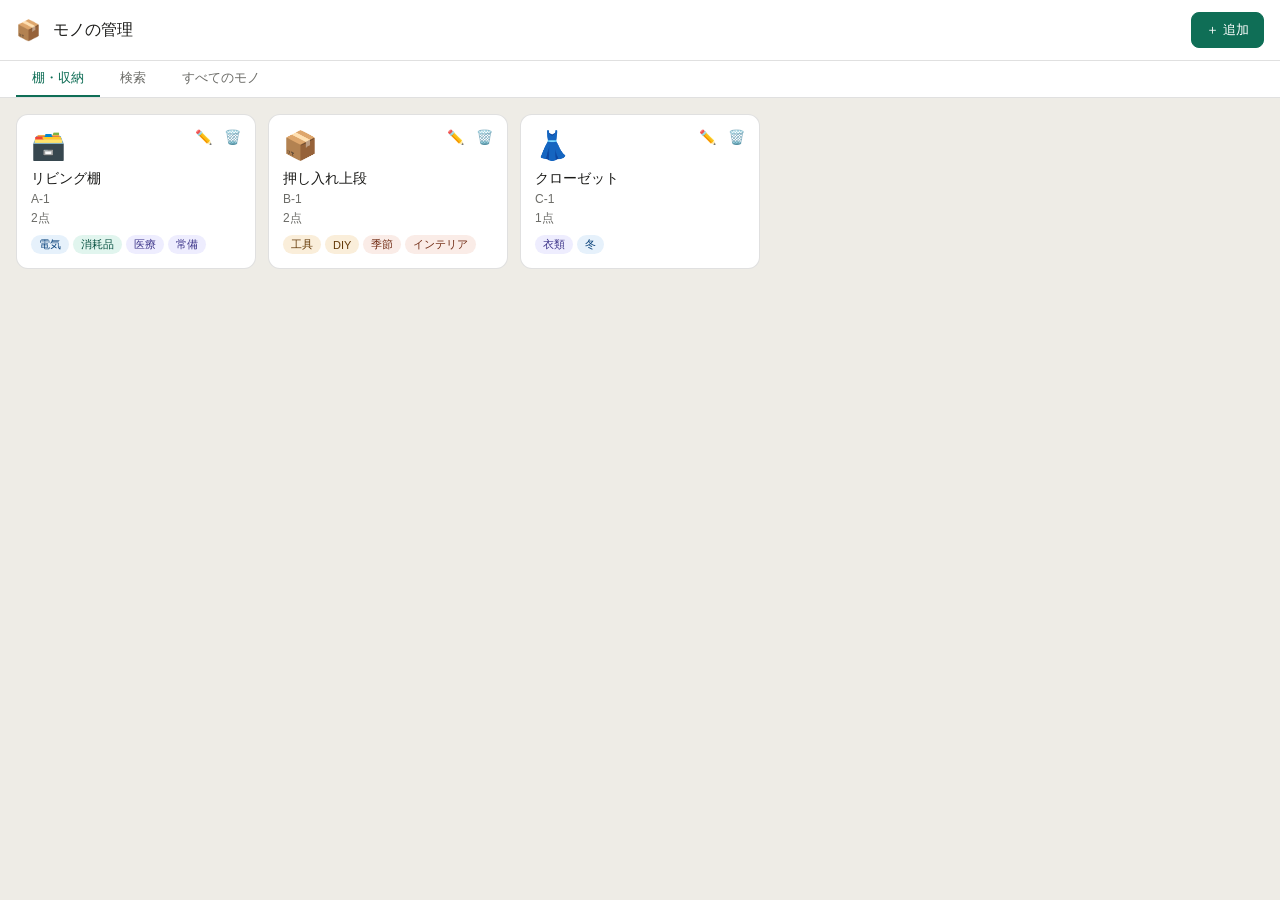
<file: templates/inventory/index.html>
<!DOCTYPE html>
<html lang="ja">
<head>
<meta charset="UTF-8" />
<meta name="viewport" content="width=device-width, initial-scale=1.0" />
<title>モノの管理</title>
<style>
* { box-sizing: border-box; margin: 0; padding: 0; }
body { font-family: sans-serif; background: #f5f5f0; }
:root {
  --c-teal-50: #E1F5EE; --c-teal-100: #9FE1CB; --c-teal-200: #5DCAA5;
  --c-teal-600: #0F6E56; --c-teal-800: #085041;
  --c-purple-50: #EEEDFE; --c-purple-600: #534AB7; --c-purple-800: #3C3489;
  --c-amber-50: #FAEEDA; --c-amber-600: #854F0B; --c-amber-800: #633806;
  --c-coral-50: #FAECE7; --c-coral-600: #993C1D; --c-coral-800: #712B13;
  --c-blue-50: #E6F1FB; --c-blue-600: #185FA5; --c-blue-800: #0C447C;
  --c-green-50: #EAF3DE; --c-green-600: #3B6D11; --c-green-800: #27500A;
  --c-gray-100: #D3D1C7; --c-gray-400: #888780;
  --color-background-primary: #ffffff;
  --color-background-secondary: #f5f5f0;
  --color-background-tertiary: #eeece6;
  --color-text-primary: #1a1a18;
  --color-text-secondary: #6b6b67;
  --color-border-tertiary: rgba(0,0,0,0.12);
  --color-border-secondary: rgba(0,0,0,0.22);
  --border-radius-md: 8px;
  --border-radius-lg: 12px;
}

#app {
  display: flex; flex-direction: column; min-height: 100vh;
  background: var(--color-background-tertiary);
}

#topbar {
  background: var(--color-background-primary);
  border-bottom: 0.5px solid var(--color-border-tertiary);
  padding: 12px 16px; display: flex; align-items: center; gap: 12px;
}
#topbar h1 { font-size: 16px; font-weight: 500; color: var(--color-text-primary); flex: 1; }
#topbar span { font-size: 20px; }

#nav { display: flex; gap: 4px; padding: 0 16px; background: var(--color-background-primary); border-bottom: 0.5px solid var(--color-border-tertiary); }
.nav-btn { padding: 8px 16px; font-size: 13px; background: none; border: none; border-bottom: 2px solid transparent; color: var(--color-text-secondary); cursor: pointer; font-family: sans-serif; transition: all 0.15s; }
.nav-btn.active { color: var(--c-teal-600); border-bottom-color: var(--c-teal-600); font-weight: 500; }
.nav-btn:hover:not(.active) { color: var(--color-text-primary); background: var(--color-background-secondary); }

#content { flex: 1; padding: 16px; overflow-y: auto; }

.view { display: none; }
.view.active { display: block; }

.search-bar { display: flex; gap: 8px; margin-bottom: 16px; }
.search-bar input { flex: 1; padding: 8px 12px; border: 0.5px solid var(--color-border-secondary); border-radius: var(--border-radius-md); font-size: 14px; background: var(--color-background-primary); color: var(--color-text-primary); font-family: sans-serif; }
.search-bar input:focus { outline: none; border-color: var(--c-teal-600); box-shadow: 0 0 0 2px rgba(15,110,86,0.1); }

.btn { padding: 8px 14px; border: 0.5px solid var(--color-border-secondary); border-radius: var(--border-radius-md); background: var(--color-background-primary); color: var(--color-text-primary); cursor: pointer; font-size: 13px; font-family: sans-serif; transition: all 0.15s; white-space: nowrap; }
.btn:hover { background: var(--color-background-secondary); }
.btn:active { transform: scale(0.98); }
.btn.primary { background: var(--c-teal-600); color: white; border-color: var(--c-teal-600); }
.btn.primary:hover { background: var(--c-teal-800); }

.grid { display: grid; grid-template-columns: repeat(auto-fill, minmax(200px, 1fr)); gap: 12px; }

.storage-card {
  background: var(--color-background-primary); border: 0.5px solid var(--color-border-tertiary);
  border-radius: var(--border-radius-lg); padding: 14px; cursor: pointer;
  transition: all 0.15s; position: relative;
}
.storage-card:hover { border-color: var(--color-border-secondary); transform: translateY(-1px); }
.storage-card .card-icon { font-size: 28px; margin-bottom: 8px; }
.storage-card .card-name { font-size: 14px; font-weight: 500; color: var(--color-text-primary); margin-bottom: 4px; }
.storage-card .card-count { font-size: 12px; color: var(--color-text-secondary); }
.storage-card .card-tags { display: flex; flex-wrap: wrap; gap: 4px; margin-top: 8px; }

.tag { display: inline-flex; align-items: center; gap: 4px; padding: 2px 8px; border-radius: 20px; font-size: 11px; font-weight: 500; }
.tag-teal  { background: var(--c-teal-50);   color: var(--c-teal-800); }
.tag-purple{ background: var(--c-purple-50);  color: var(--c-purple-800); }
.tag-amber { background: var(--c-amber-50);   color: var(--c-amber-800); }
.tag-coral { background: var(--c-coral-50);   color: var(--c-coral-800); }
.tag-blue  { background: var(--c-blue-50);    color: var(--c-blue-800); }
.tag-green { background: var(--c-green-50);   color: var(--c-green-800); }

.empty-state { text-align: center; padding: 48px 24px; color: var(--color-text-secondary); }
.empty-state .icon { font-size: 48px; margin-bottom: 12px; }
.empty-state p { font-size: 14px; }

.modal-overlay {
  display: none; position: fixed; inset: 0; background: rgba(0,0,0,0.4);
  z-index: 100; align-items: center; justify-content: center;
}
.modal-overlay.open { display: flex; }
.modal {
  background: var(--color-background-primary); border-radius: var(--border-radius-lg);
  width: 100%; max-width: 480px; max-height: 80vh; overflow-y: auto;
  border: 0.5px solid var(--color-border-tertiary); margin: 0 16px;
}
.modal-header { padding: 16px 20px; border-bottom: 0.5px solid var(--color-border-tertiary); display: flex; align-items: center; justify-content: space-between; }
.modal-header h2 { font-size: 15px; font-weight: 500; }
.modal-close { background: none; border: none; font-size: 18px; cursor: pointer; color: var(--color-text-secondary); padding: 4px; }
.modal-body { padding: 20px; }
.modal-footer { padding: 16px 20px; border-top: 0.5px solid var(--color-border-tertiary); display: flex; gap: 8px; justify-content: flex-end; }

.form-group { margin-bottom: 16px; }
.form-group label { display: block; font-size: 12px; font-weight: 500; color: var(--color-text-secondary); margin-bottom: 6px; text-transform: uppercase; letter-spacing: 0.04em; }
.form-group input, .form-group select, .form-group textarea {
  width: 100%; padding: 8px 12px; border: 0.5px solid var(--color-border-secondary);
  border-radius: var(--border-radius-md); font-size: 14px; font-family: sans-serif;
  background: var(--color-background-primary); color: var(--color-text-primary);
}
.form-group input:focus, .form-group select:focus, .form-group textarea:focus { outline: none; border-color: var(--c-teal-600); box-shadow: 0 0 0 2px rgba(15,110,86,0.1); }
.form-group textarea { resize: vertical; min-height: 80px; }

.detail-header { display: flex; align-items: center; gap: 12px; margin-bottom: 20px; }
.detail-back { background: none; border: none; cursor: pointer; color: var(--color-text-secondary); font-size: 18px; padding: 4px 8px 4px 0; }
.detail-back:hover { color: var(--color-text-primary); }

.item-list { display: flex; flex-direction: column; gap: 8px; }
.item-row {
  display: flex; align-items: center; gap: 12px; padding: 12px;
  background: var(--color-background-primary); border: 0.5px solid var(--color-border-tertiary);
  border-radius: var(--border-radius-md);
}
.item-row .item-name { flex: 1; font-size: 14px; color: var(--color-text-primary); }
.item-row .item-meta { font-size: 12px; color: var(--color-text-secondary); }
.item-row .item-actions { display: flex; gap: 6px; }
.icon-btn { background: none; border: none; cursor: pointer; color: var(--color-text-secondary); padding: 4px; border-radius: 4px; font-size: 14px; }
.icon-btn:hover { color: var(--color-text-primary); background: var(--color-background-secondary); }

.tag-filter { display: flex; flex-wrap: wrap; gap: 6px; margin-bottom: 16px; }
.tag-filter-btn { padding: 4px 12px; border-radius: 20px; font-size: 12px; border: 0.5px solid var(--color-border-secondary); background: var(--color-background-primary); cursor: pointer; color: var(--color-text-secondary); transition: all 0.15s; }
.tag-filter-btn.active { background: var(--c-teal-600); color: white; border-color: var(--c-teal-600); }

.tag-input-wrap { display: flex; flex-wrap: wrap; gap: 6px; padding: 8px; border: 0.5px solid var(--color-border-secondary); border-radius: var(--border-radius-md); min-height: 42px; cursor: text; }
.tag-input-wrap input { border: none; outline: none; font-size: 13px; background: transparent; color: var(--color-text-primary); font-family: sans-serif; min-width: 80px; flex: 1; }
.tag-removable { display: inline-flex; align-items: center; gap: 4px; }
.tag-removable button { background: none; border: none; cursor: pointer; font-size: 10px; opacity: 0.6; }

.storage-icon-select { display: flex; flex-wrap: wrap; gap: 8px; }
.icon-opt { font-size: 22px; width: 40px; height: 40px; display: flex; align-items: center; justify-content: center; border: 0.5px solid var(--color-border-secondary); border-radius: var(--border-radius-md); cursor: pointer; transition: all 0.15s; }
.icon-opt.selected { border-color: var(--c-teal-600); background: var(--c-teal-50); }

.search-results-info { font-size: 12px; color: var(--color-text-secondary); margin-bottom: 12px; }
.location-badge { display: inline-flex; align-items: center; gap: 4px; padding: 2px 8px; background: var(--color-background-secondary); border-radius: 20px; font-size: 12px; color: var(--color-text-secondary); }
</style>
</head>
<body>

<div id="app">
  <div id="topbar">
    <span>📦</span>
    <h1>モノの管理</h1>
    <button class="btn primary" id="addBtn" onclick="handleAdd()">＋ 追加</button>
  </div>
  <div id="nav">
    <button class="nav-btn active" onclick="switchView('shelves', this)">棚・収納</button>
    <button class="nav-btn" onclick="switchView('search', this)">検索</button>
    <button class="nav-btn" onclick="switchView('all-items', this)">すべてのモノ</button>
  </div>
  <div id="content">
    <div id="view-shelves" class="view active"></div>
    <div id="view-search" class="view"></div>
    <div id="view-all-items" class="view"></div>
    <div id="view-shelf-detail" class="view"></div>
  </div>
</div>

<div class="modal-overlay" id="storageModal">
  <div class="modal">
    <div class="modal-header">
      <h2 id="storageModalTitle">収納場所を追加</h2>
      <button class="modal-close" onclick="closeModal('storageModal')">✕</button>
    </div>
    <div class="modal-body">
      <div class="form-group">
        <label>アイコン</label>
        <div class="storage-icon-select" id="iconSelect"></div>
      </div>
      <div class="form-group">
        <label>名前</label>
        <input type="text" id="storageName" placeholder="例: リビング棚、押し入れ上段" />
      </div>
      <div class="form-group">
        <label>番号・メモ</label>
        <input type="text" id="storageNum" placeholder="例: A-1、2段目左" />
      </div>
    </div>
    <div class="modal-footer">
      <button class="btn" onclick="closeModal('storageModal')">キャンセル</button>
      <button class="btn primary" onclick="saveStorage()">保存</button>
    </div>
  </div>
</div>

<div class="modal-overlay" id="itemModal">
  <div class="modal">
    <div class="modal-header">
      <h2 id="itemModalTitle">モノを追加</h2>
      <button class="modal-close" onclick="closeModal('itemModal')">✕</button>
    </div>
    <div class="modal-body">
      <div class="form-group">
        <label>モノの名前</label>
        <input type="text" id="itemName" placeholder="例: 冬用コート、電池（単3）" />
      </div>
      <div class="form-group">
        <label>収納場所</label>
        <select id="itemStorage"></select>
      </div>
      <div class="form-group">
        <label>メモ</label>
        <textarea id="itemNote" placeholder="詳細、個数、状態など"></textarea>
      </div>
      <div class="form-group">
        <label>タグ（Enterで追加）</label>
        <div class="tag-input-wrap" id="tagInputWrap" onclick="document.getElementById('tagInput').focus()">
          <input type="text" id="tagInput" placeholder="タグを入力..." onkeydown="handleTagKey(event)" />
        </div>
      </div>
    </div>
    <div class="modal-footer">
      <button class="btn" onclick="closeModal('itemModal')">キャンセル</button>
      <button class="btn primary" onclick="saveItem()">保存</button>
    </div>
  </div>
</div>

<script>
const ICONS = ['📦','🗃️','🗄️','🧺','🚪','🧸','👗','🔧','📚','🍱','🧹','💊'];
const TAG_COLORS = ['tag-teal','tag-purple','tag-amber','tag-coral','tag-blue','tag-green'];

let state = {
  storages: [
    { id: 1, icon: '🗃️', name: 'リビング棚',  num: 'A-1' },
    { id: 2, icon: '📦', name: '押し入れ上段', num: 'B-1' },
    { id: 3, icon: '👗', name: 'クローゼット', num: 'C-1' },
  ],
  items: [
    { id: 1, name: '冬用コート',   storageId: 3, note: 'グレー色',     tags: ['衣類','冬'],       createdAt: Date.now() },
    { id: 2, name: '電池（単3）', storageId: 1, note: '予備10本',     tags: ['電気','消耗品'],   createdAt: Date.now() },
    { id: 3, name: '工具セット',   storageId: 2, note: 'ドライバー等', tags: ['工具','DIY'],      createdAt: Date.now() },
    { id: 4, name: '季節の飾り',   storageId: 2, note: 'クリスマス用', tags: ['季節','インテリア'],createdAt: Date.now() },
    { id: 5, name: 'お薬セット',   storageId: 1, note: '常備薬一式',   tags: ['医療','常備'],     createdAt: Date.now() },
  ],
  nextStorageId: 4, nextItemId: 6,
  editingStorageId: null, editingItemId: null,
  currentShelfId: null, currentView: 'shelves',
  pendingTags: [], selectedIcon: '📦',
};

function tagColor(tag) {
  let h = 0;
  for (let c of tag) h = (h * 31 + c.charCodeAt(0)) & 0xff;
  return TAG_COLORS[h % TAG_COLORS.length];
}

function renderTag(t, removable) {
  const cls = tagColor(t);
  if (removable) {
    return `<span class="tag ${cls} tag-removable">${t}<button type="button" onclick="removeTag('${t}')">✕</button></span>`;
  }
  return `<span class="tag ${cls}">${t}</span>`;
}

function switchView(v, btn) {
  document.querySelectorAll('.nav-btn').forEach(b => b.classList.remove('active'));
  if (btn) btn.classList.add('active');
  ['shelves','search','all-items','shelf-detail'].forEach(n =>
    document.getElementById('view-' + n).classList.remove('active')
  );
  state.currentView = v;
  document.getElementById('view-' + v).classList.add('active');
  document.getElementById('addBtn').style.display = v === 'shelf-detail' ? 'none' : '';
  if (v === 'shelves') renderShelves();
  if (v === 'search') renderSearch();
  if (v === 'all-items') renderAllItems();
}

function renderShelves() {
  const el = document.getElementById('view-shelves');
  if (!state.storages.length) {
    el.innerHTML = `<div class="empty-state"><div class="icon">📦</div><p>収納場所がまだありません<br>「＋ 追加」から棚やケースを登録してください</p></div>`;
    return;
  }
  el.innerHTML = `<div class="grid">${state.storages.map(s => {
    const items = state.items.filter(i => i.storageId === s.id);
    const allTags = [...new Set(items.flatMap(i => i.tags))].slice(0, 4);
    return `<div class="storage-card" onclick="openShelf(${s.id})">
      <div class="card-icon">${s.icon}</div>
      <div class="card-name">${s.name}</div>
      ${s.num ? `<div class="card-count" style="margin-bottom:4px">${s.num}</div>` : ''}
      <div class="card-count">${items.length}点</div>
      <div class="card-tags">${allTags.map(t => renderTag(t)).join('')}</div>
      <div style="position:absolute;top:10px;right:10px;display:flex;gap:4px">
        <button class="icon-btn" onclick="event.stopPropagation();editStorage(${s.id})">✏️</button>
        <button class="icon-btn" onclick="event.stopPropagation();deleteStorage(${s.id})">🗑️</button>
      </div>
    </div>`;
  }).join('')}</div>`;
}

function openShelf(id) {
  state.currentShelfId = id;
  document.querySelectorAll('.nav-btn').forEach(b => b.classList.remove('active'));
  ['shelves','search','all-items','shelf-detail'].forEach(n =>
    document.getElementById('view-' + n).classList.remove('active')
  );
  document.getElementById('view-shelf-detail').classList.add('active');
  document.getElementById('addBtn').style.display = 'none';
  state.currentView = 'shelf-detail';
  renderShelfDetail();
}

function renderShelfDetail() {
  const s = state.storages.find(x => x.id === state.currentShelfId);
  if (!s) return;
  const items = state.items.filter(i => i.storageId === s.id);
  const el = document.getElementById('view-shelf-detail');
  el.innerHTML = `
    <div class="detail-header">
      <button class="detail-back" onclick="switchView('shelves', null); document.querySelectorAll('.nav-btn')[0].classList.add('active')">←</button>
      <span style="font-size:24px">${s.icon}</span>
      <div>
        <div style="font-size:15px;font-weight:500;color:var(--color-text-primary)">${s.name}</div>
        ${s.num ? `<div style="font-size:12px;color:var(--color-text-secondary)">${s.num}</div>` : ''}
      </div>
      <button class="btn primary" style="margin-left:auto" onclick="openItemModal(null, ${s.id})">＋ モノを追加</button>
    </div>
    ${items.length === 0
      ? `<div class="empty-state"><div class="icon">🔍</div><p>この収納場所にはまだモノが登録されていません</p></div>`
      : `<div class="item-list">${items.map(item => `
          <div class="item-row">
            <div style="flex:1">
              <div class="item-name">${item.name}</div>
              ${item.note ? `<div class="item-meta">${item.note}</div>` : ''}
              <div style="display:flex;flex-wrap:wrap;gap:4px;margin-top:6px">${item.tags.map(t => renderTag(t)).join('')}</div>
            </div>
            <div class="item-actions">
              <button class="icon-btn" onclick="editItem(${item.id})">✏️</button>
              <button class="icon-btn" onclick="deleteItem(${item.id})">🗑️</button>
            </div>
          </div>`).join('')}</div>`
    }`;
}

let activeTagFilters = new Set();

function renderSearch() {
  const el = document.getElementById('view-search');
  const allTags = [...new Set(state.items.flatMap(i => i.tags))];
  el.innerHTML = `
    <div class="search-bar">
      <input type="text" id="searchInput" placeholder="名前・タグで検索..." oninput="doSearch()" />
    </div>
    <div class="tag-filter" id="tagFilter">
      ${allTags.map(t => `<button class="tag-filter-btn" onclick="toggleTagFilter('${t}', this)">${t}</button>`).join('')}
    </div>
    <div id="searchResults"></div>`;
  doSearch();
}

function toggleTagFilter(tag, btn) {
  if (activeTagFilters.has(tag)) {
    activeTagFilters.delete(tag);
    btn.classList.remove('active');
  } else {
    activeTagFilters.add(tag);
    btn.classList.add('active');
  }
  doSearch();
}

function doSearch() {
  const q = (document.getElementById('searchInput')?.value || '').toLowerCase();
  const results = state.items.filter(item => {
    const matchQ = !q || item.name.toLowerCase().includes(q)
      || item.tags.some(t => t.toLowerCase().includes(q))
      || item.note?.toLowerCase().includes(q);
    const matchTag = activeTagFilters.size === 0
      || [...activeTagFilters].every(t => item.tags.includes(t));
    return matchQ && matchTag;
  });
  const el = document.getElementById('searchResults');
  if (!el) return;
  el.innerHTML = `<div class="search-results-info">${results.length}件見つかりました</div>` +
    (results.length === 0
      ? `<div class="empty-state"><div class="icon">🔍</div><p>該当するモノが見つかりません</p></div>`
      : `<div class="item-list">${results.map(item => {
          const s = state.storages.find(x => x.id === item.storageId);
          return `<div class="item-row">
            <div style="flex:1">
              <div class="item-name">${item.name}</div>
              ${s ? `<span class="location-badge">${s.icon} ${s.name}${s.num ? ' · ' + s.num : ''}</span>` : ''}
              ${item.note ? `<div class="item-meta" style="margin-top:4px">${item.note}</div>` : ''}
              <div style="display:flex;flex-wrap:wrap;gap:4px;margin-top:6px">${item.tags.map(t => renderTag(t)).join('')}</div>
            </div>
            <div class="item-actions">
              <button class="icon-btn" onclick="editItem(${item.id})">✏️</button>
              <button class="icon-btn" onclick="deleteItem(${item.id})">🗑️</button>
            </div>
          </div>`;
        }).join('')}</div>`
    );
}

function renderAllItems() {
  const el = document.getElementById('view-all-items');
  el.innerHTML = `<div class="item-list">${state.items.map(item => {
    const s = state.storages.find(x => x.id === item.storageId);
    return `<div class="item-row">
      <div style="flex:1">
        <div class="item-name">${item.name}</div>
        ${s ? `<span class="location-badge">${s.icon} ${s.name}${s.num ? ' · ' + s.num : ''}</span>` : ''}
        ${item.note ? `<div class="item-meta" style="margin-top:4px">${item.note}</div>` : ''}
        <div style="display:flex;flex-wrap:wrap;gap:4px;margin-top:6px">${item.tags.map(t => renderTag(t)).join('')}</div>
      </div>
      <div class="item-actions">
        <button class="icon-btn" onclick="editItem(${item.id})">✏️</button>
        <button class="icon-btn" onclick="deleteItem(${item.id})">🗑️</button>
      </div>
    </div>`;
  }).join('')}</div>`;
}

function handleAdd() {
  if (state.currentView === 'shelves' || state.currentView === 'all-items') openStorageModal();
  else openItemModal(null, null);
}

function openStorageModal(id) {
  state.editingStorageId = id || null;
  const s = id ? state.storages.find(x => x.id === id) : null;
  document.getElementById('storageModalTitle').textContent = id ? '収納場所を編集' : '収納場所を追加';
  document.getElementById('storageName').value = s?.name || '';
  document.getElementById('storageNum').value  = s?.num  || '';
  state.selectedIcon = s?.icon || '📦';
  document.getElementById('iconSelect').innerHTML = ICONS.map(ic =>
    `<div class="icon-opt${ic === state.selectedIcon ? ' selected' : ''}" onclick="selectIcon('${ic}', this)">${ic}</div>`
  ).join('');
  document.getElementById('storageModal').classList.add('open');
}

function selectIcon(ic, el) {
  state.selectedIcon = ic;
  document.querySelectorAll('.icon-opt').forEach(e => e.classList.remove('selected'));
  el.classList.add('selected');
}

function editStorage(id) { openStorageModal(id); }

function deleteStorage(id) {
  if (!confirm('この収納場所を削除しますか？（中のモノも削除されます）')) return;
  state.storages = state.storages.filter(s => s.id !== id);
  state.items = state.items.filter(i => i.storageId !== id);
  renderShelves();
}

function saveStorage() {
  const name = document.getElementById('storageName').value.trim();
  if (!name) {
    alert('名前を入力してください');
    return;
  }
  const num = document.getElementById('storageNum').value.trim();
  if (state.editingStorageId) {
    const s = state.storages.find(x => x.id === state.editingStorageId);
    Object.assign(s, { name, num, icon: state.selectedIcon });
  } else {
    state.storages.push({ id: state.nextStorageId++, icon: state.selectedIcon, name, num });
  }
  closeModal('storageModal');
  renderShelves();
}

function openItemModal(id, defaultStorageId) {
  state.editingItemId = id || null;
  state.pendingTags = [];
  const item = id ? state.items.find(x => x.id === id) : null;
  if (item) state.pendingTags = [...item.tags];
  document.getElementById('itemModalTitle').textContent = id ? 'モノを編集' : 'モノを追加';
  document.getElementById('itemName').value = item?.name || '';
  document.getElementById('itemNote').value = item?.note || '';
  const sel = document.getElementById('itemStorage');
  sel.innerHTML = state.storages.map(s =>
    `<option value="${s.id}" ${(item?.storageId || defaultStorageId) === s.id ? 'selected' : ''}>${s.icon} ${s.name}${s.num ? ' (' + s.num + ')' : ''}</option>`
  ).join('');
  renderTagInput();
  document.getElementById('itemModal').classList.add('open');
}

function renderTagInput() {
  const wrap = document.getElementById('tagInputWrap');
  const input = document.createElement('input');
  input.type = 'text';
  input.id = 'tagInput';
  input.placeholder = 'タグを入力...';
  input.onkeydown = handleTagKey;
  wrap.innerHTML = state.pendingTags.map(t => renderTag(t, true)).join('');
  wrap.appendChild(input);
}

function handleTagKey(e) {
  if (e.key === 'Enter' || e.key === ',') {
    e.preventDefault();
    const v = e.target.value.trim().replace(/,/g, '');
    if (v && !state.pendingTags.includes(v)) {
      state.pendingTags.push(v);
      renderTagInput();
    } else {
      e.target.value = '';
    }
  }
}

function removeTag(t) {
  state.pendingTags = state.pendingTags.filter(x => x !== t);
  renderTagInput();
}

function editItem(id) { openItemModal(id, null); }

function deleteItem(id) {
  if (!confirm('このモノを削除しますか？')) return;
  state.items = state.items.filter(i => i.id !== id);
  if      (state.currentView === 'shelf-detail') renderShelfDetail();
  else if (state.currentView === 'all-items') renderAllItems();
  else doSearch();
}

function saveItem() {
  const name = document.getElementById('itemName').value.trim();
  if (!name) {
    alert('名前を入力してください');
    return;
  }
  const storageId = parseInt(document.getElementById('itemStorage').value, 10);
  const note = document.getElementById('itemNote').value.trim();
  const extra = document.getElementById('tagInput')?.value.trim();
  if (extra && !state.pendingTags.includes(extra)) state.pendingTags.push(extra);
  if (state.editingItemId) {
    const item = state.items.find(x => x.id === state.editingItemId);
    Object.assign(item, { name, storageId, note, tags: state.pendingTags });
  } else {
    state.items.push({ id: state.nextItemId++, name, storageId, note, tags: state.pendingTags, createdAt: Date.now() });
  }
  closeModal('itemModal');
  activeTagFilters = new Set();
  if      (state.currentView === 'shelf-detail') renderShelfDetail();
  else if (state.currentView === 'all-items') renderAllItems();
  else if (state.currentView === 'search') doSearch();
  else renderShelves();
}

function closeModal(id) { document.getElementById(id).classList.remove('open'); }

document.querySelectorAll('.modal-overlay').forEach(el =>
  el.addEventListener('click', e => { if (e.target === el) el.classList.remove('open'); })
);

renderShelves();
</script>
</body>
</html>
</file>
